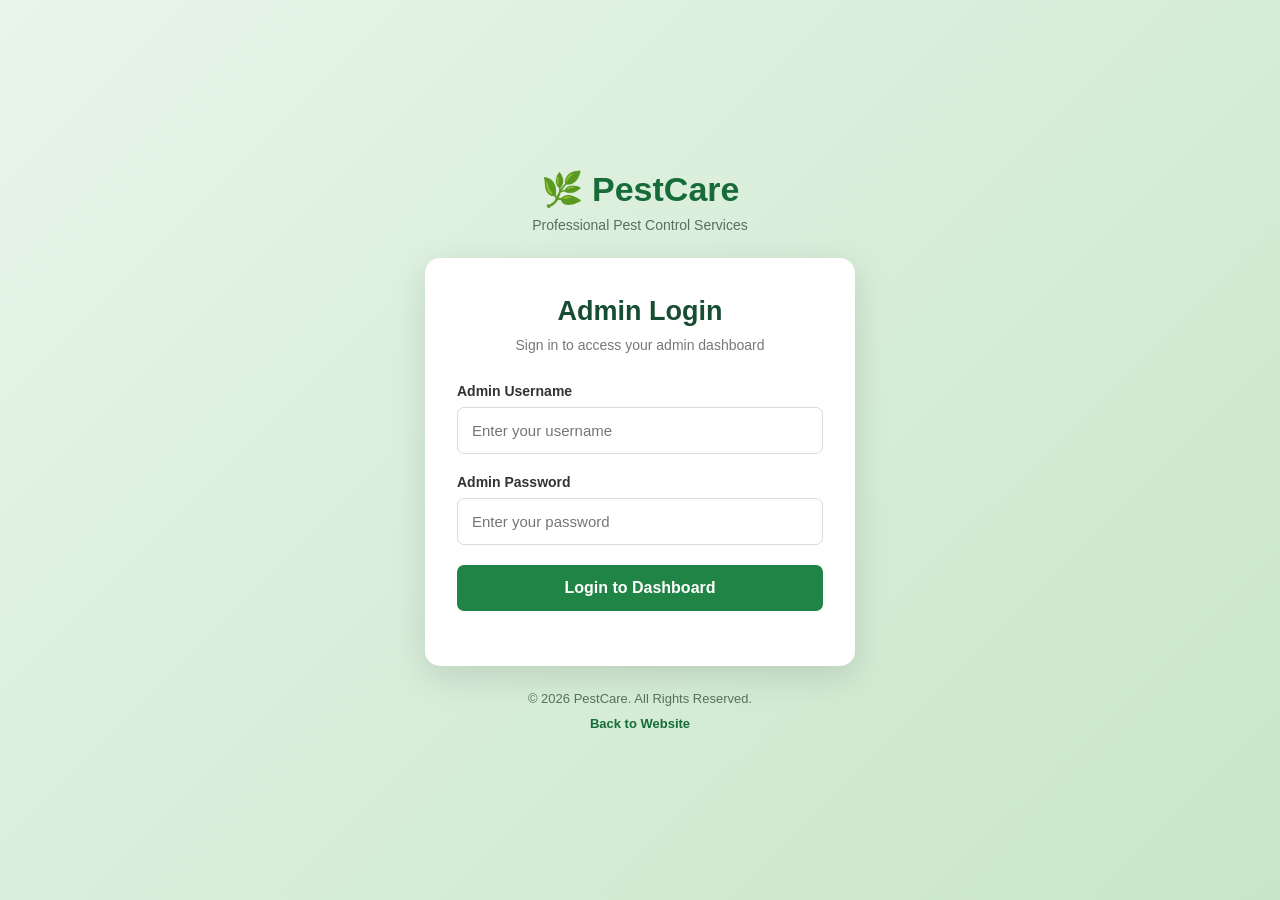
<file: admin-login.html>
<!DOCTYPE html>
<html lang="en">
<head>
    <meta charset="UTF-8">
    <meta name="viewport" content="width=device-width, initial-scale=1.0">

    <title>PestCare | Admin Login</title>

    <!-- PestCare Admin Login Favicon -->
    <link rel="icon" type="image/svg+xml"
      href="/static/favicon.svg?v=2">

    <link rel="stylesheet" href="admin-login.css">
</head>

<body>

    <div class="login-container">

        <div class="logo">
            <h1>🌿 PestCare</h1>
            <p>Professional Pest Control Services</p>
        </div>

        <div class="login-box">

            <h2>Admin Login</h2>
            <p class="subtitle">Sign in to access your admin dashboard</p>

            <form id="adminLoginForm">

                <div class="input-group">
                    <label for="username">Admin Username</label>

                    <input
                        type="text"
                        id="username"
                        placeholder="Enter your username"
                        autocomplete="username"
                        required
                    >
                </div>

                <div class="input-group">
                    <label for="password">Admin Password</label>

                    <input
                        type="password"
                        id="password"
                        placeholder="Enter your password"
                        autocomplete="current-password"
                        required
                    >
                </div>

                <button type="submit" id="loginButton">
                    Login to Dashboard
                </button>

                <p id="message" role="alert"></p>

            </form>

        </div>

        <div class="footer">
            <p>© 2026 PestCare. All Rights Reserved.</p>
            <a href="/">Back to Website</a>
        </div>

    </div>

    <script src="admin-login.js"></script>

</body>
</html>
</file>
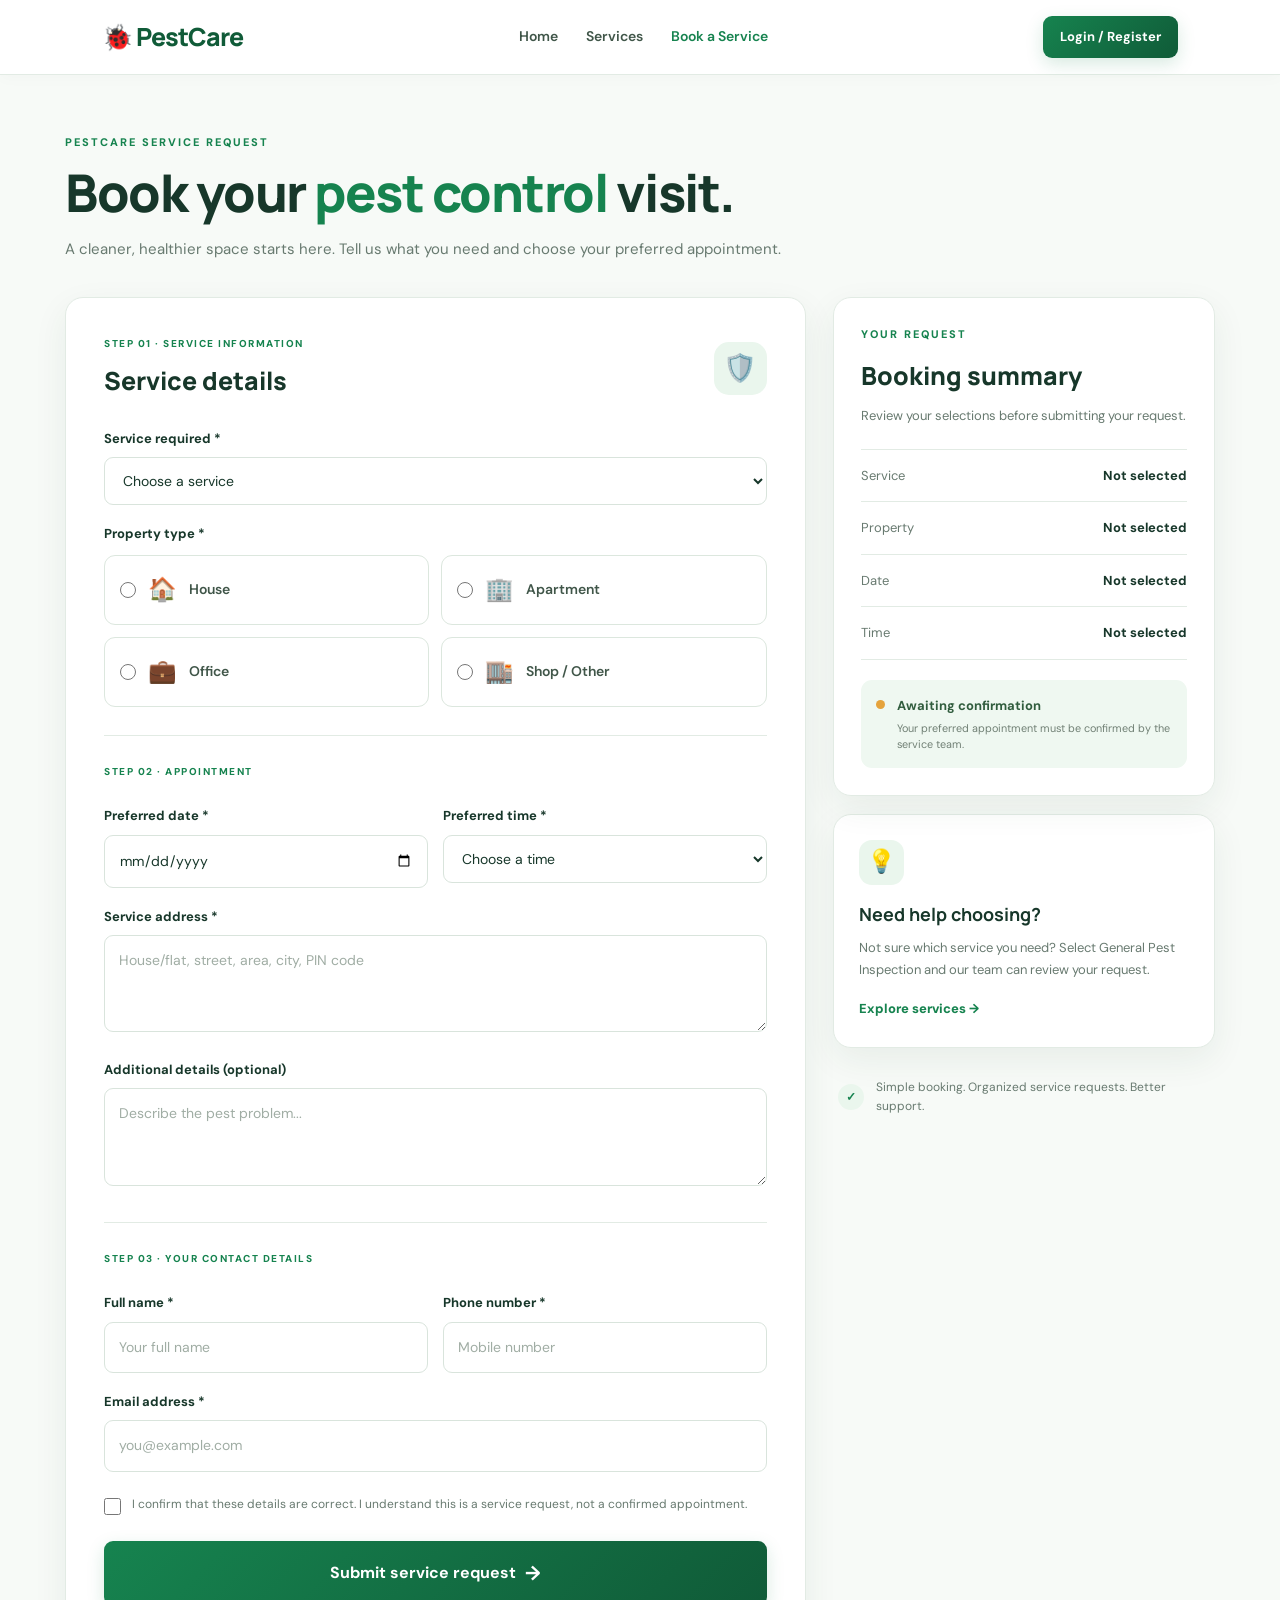
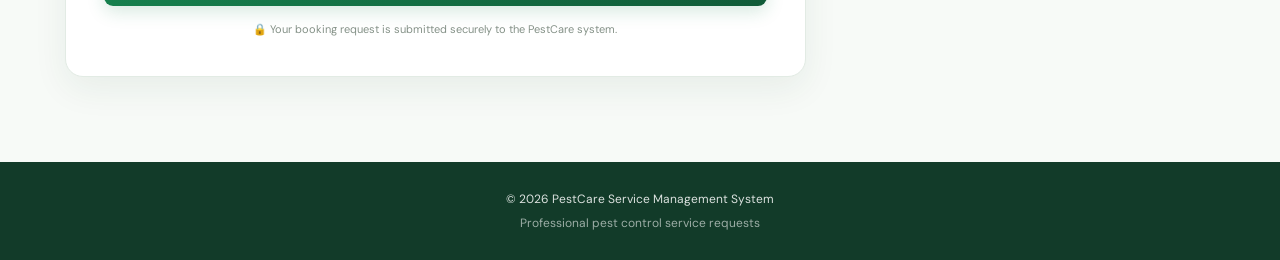
<file: booking.html>
<!DOCTYPE html>
<html lang="en">
<head>
  <meta charset="UTF-8">
  <meta name="viewport" content="width=device-width, initial-scale=1.0">

  <title>Book a Service | PestCare</title>

  <!-- PestCare Admin Login Favicon -->
  <link rel="icon" type="image/svg+xml"
      href="static/favicon.svg?v=2">

  <link rel="stylesheet" href="booking.css">
  <script src="booking.js" defer></script>
</head>

<body>

  <header class="navbar">
    <a class="logo" href="">🐞 PestCare</a>

    <nav aria-label="Main navigation">
      <a href="">Home</a>
      <a href="#services">Services</a>
      <a href="booking.html" class="active">Book a Service</a>
    </nav>

    <a class="btn btn-small" href="login">Login / Register</a>
  </header>

  <main class="container">

    <section class="intro">
      <p class="eyebrow">PESTCARE SERVICE REQUEST</p>

      <h1>Book your <span>pest control</span> visit.</h1>

      <p>
        A cleaner, healthier space starts here.
        Tell us what you need and choose your preferred appointment.
      </p>
    </section>

    <div class="layout" id="bookingLayout">

      <section class="panel">

        <div class="panel-heading">
          <div>
            <p class="step-label">STEP 01 · SERVICE INFORMATION</p>
            <h2>Service details</h2>
          </div>
          <span class="heading-icon">🛡️</span>
        </div>

        <form id="bookingForm">

          <label for="service">Service required *</label>

          <select id="service" name="service" required>
            <option value="">Choose a service</option>
            <option value="Ant Control">Ant Control</option>
            <option value="Cockroach Control">Cockroach Control</option>
            <option value="Mosquito Control">Mosquito Control</option>
            <option value="Termite Control">Termite Control</option>
            <option value="Rodent Control">Rodent Control</option>
            <option value="General Pest Inspection">General Pest Inspection</option>
            <option value="Other / Not sure">Other / Not sure</option>
          </select>

          <label>Property type *</label>

          <div class="choices">

            <label class="choice-card">
              <input type="radio" name="property" value="House" required>
              <span class="choice-icon">🏠</span>
              <span>House</span>
            </label>

            <label class="choice-card">
              <input type="radio" name="property" value="Apartment">
              <span class="choice-icon">🏢</span>
              <span>Apartment</span>
            </label>

            <label class="choice-card">
              <input type="radio" name="property" value="Office">
              <span class="choice-icon">💼</span>
              <span>Office</span>
            </label>

            <label class="choice-card">
              <input type="radio" name="property" value="Shop / Other">
              <span class="choice-icon">🏬</span>
              <span>Shop / Other</span>
            </label>

          </div>

          <div class="form-divider"></div>

          <p class="step-label">STEP 02 · APPOINTMENT</p>

          <div class="two-columns">

            <div>
              <label for="date">Preferred date *</label>
              <input type="date" id="date" name="date" required>
            </div>

            <div>
              <label for="time">Preferred time *</label>

              <select id="time" name="time" required>
                <option value="">Choose a time</option>
                <option value="9:00 AM – 12:00 PM">9:00 AM – 12:00 PM</option>
                <option value="12:00 PM – 3:00 PM">12:00 PM – 3:00 PM</option>
                <option value="3:00 PM – 6:00 PM">3:00 PM – 6:00 PM</option>
              </select>
            </div>

          </div>

          <label for="address">Service address *</label>

          <textarea
            id="address"
            name="address"
            rows="3"
            placeholder="House/flat, street, area, city, PIN code"
            required
          ></textarea>

          <label for="notes">Additional details (optional)</label>

          <textarea
            id="notes"
            name="notes"
            rows="3"
            placeholder="Describe the pest problem..."
          ></textarea>

          <div class="form-divider"></div>

          <p class="step-label">STEP 03 · YOUR CONTACT DETAILS</p>

          <div class="two-columns">

            <div>
              <label for="name">Full name *</label>

              <input
                id="name"
                name="name"
                type="text"
                placeholder="Your full name"
                autocomplete="name"
                required
              >
            </div>

            <div>
              <label for="phone">Phone number *</label>

              <input
                id="phone"
                name="phone"
                type="tel"
                pattern="[0-9+() -]{10,18}"
                placeholder="Mobile number"
                autocomplete="tel"
                required
              >
            </div>

          </div>

          <label for="email">Email address *</label>

          <input
            id="email"
            name="email"
            type="email"
            placeholder="you@example.com"
            autocomplete="email"
            required
          >

          <label class="consent">
            <input type="checkbox" id="consent" required>

            <span>
              I confirm that these details are correct. I understand
              this is a service request, not a confirmed appointment.
            </span>
          </label>

          <button class="btn submit" type="submit">
            Submit service request <span>→</span>
          </button>

          <p class="note">
            🔒 Your booking request is submitted securely to the PestCare system.
          </p>

          <p id="formMessage" class="form-message" role="alert" hidden></p>

        </form>

      </section>

      <aside class="side">

        <section class="summary">

          <p class="eyebrow">YOUR REQUEST</p>

          <h2>Booking summary</h2>

          <p class="summary-description">
            Review your selections before submitting your request.
          </p>

          <div class="summary-details">

            <div class="summary-row">
              <span>Service</span>
              <strong id="sumService">Not selected</strong>
            </div>

            <div class="summary-row">
              <span>Property</span>
              <strong id="sumProperty">Not selected</strong>
            </div>

            <div class="summary-row">
              <span>Date</span>
              <strong id="sumDate">Not selected</strong>
            </div>

            <div class="summary-row">
              <span>Time</span>
              <strong id="sumTime">Not selected</strong>
            </div>

          </div>

          <div class="status">
            <span class="status-dot"></span>

            <div>
              <strong>Awaiting confirmation</strong>

              <small>
                Your preferred appointment must be confirmed by the service team.
              </small>
            </div>
          </div>

        </section>

        <section class="help">

          <div class="help-icon">💡</div>

          <h3>Need help choosing?</h3>

          <p>
            Not sure which service you need?
            Select General Pest Inspection and our team can review your request.
          </p>

          <a href="#services">Explore services →</a>

        </section>

        <div class="trust-note">
          <span>✓</span>
          <p>Simple booking. Organized service requests. Better support.</p>
        </div>

      </aside>

    </div>

    <section id="success" class="success" hidden aria-live="polite">

      <div class="check">✓</div>

      <p class="eyebrow">REQUEST SUBMITTED</p>

      <h2>Thank you for choosing PestCare!</h2>

      <p id="successMessage"></p>

      <div class="reference-box">
        <span>Your booking reference</span>
        <strong class="reference" id="reference"></strong>
      </div>

      <p class="note">
        Your request has been saved in the PestCare booking system.
        Your appointment is awaiting confirmation.
      </p>

      <button class="btn" id="newBooking" type="button">
        Book another service
      </button>

      <button class="btn secondary" id="printBooking" type="button">
        Print confirmation
      </button>

    </section>

  </main>

  <footer>
    <p>© 2026 PestCare Service Management System</p>
    <p>Professional pest control service requests</p>
  </footer>

</body>
</html>
</file>
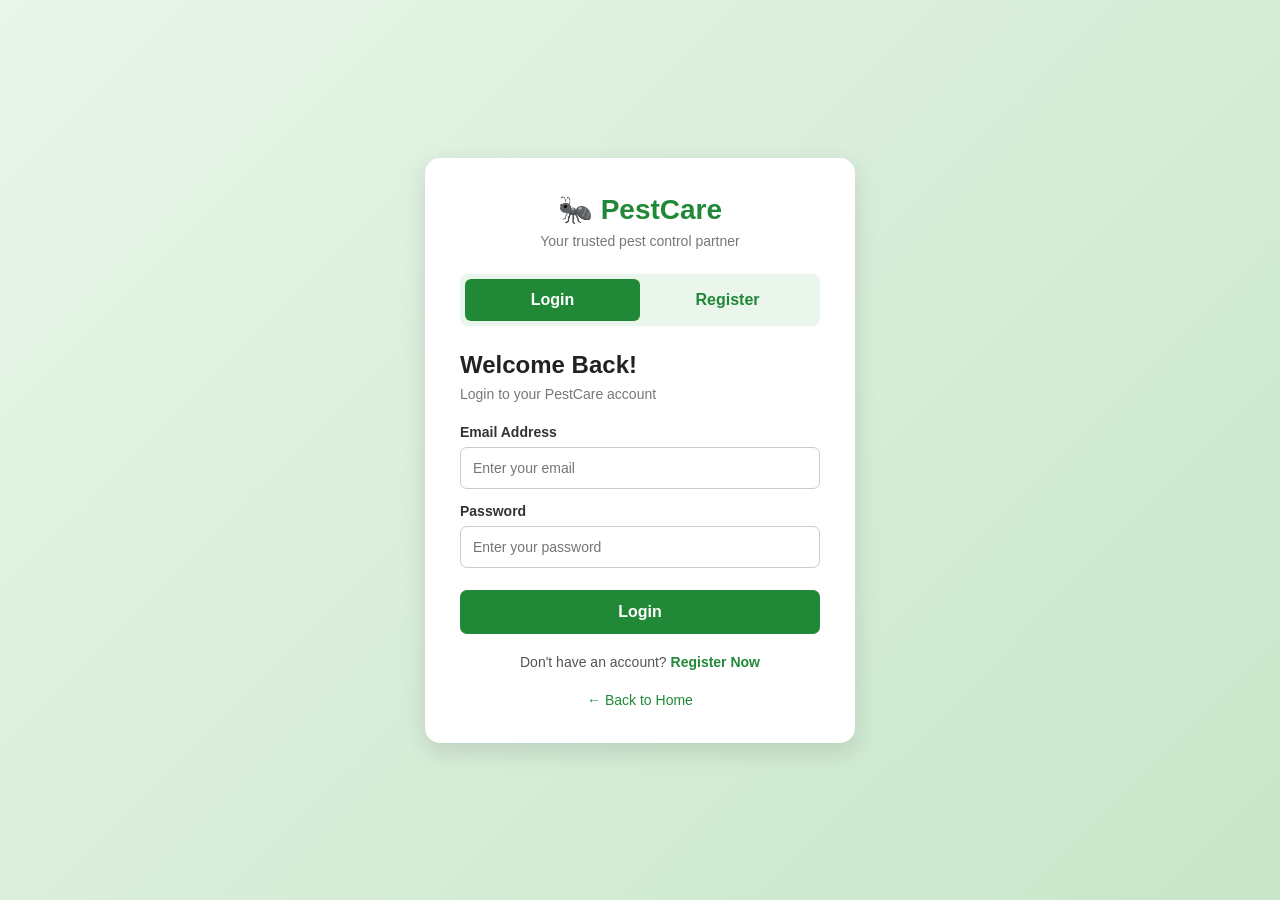
<file: login.html>
<!DOCTYPE html>
<html lang="en">
<head>
  <meta charset="UTF-8">
  <meta name="viewport" content="width=device-width, initial-scale=1.0">
  <title>PestCare - Login & Register</title>
  <!-- PestCare Admin Login Favicon -->
  <link rel="icon" type="image/svg+xml"
      href="static/favicon.svg?v=2">
  <link rel="stylesheet" href="login.css">
  <script src="login.js" defer></script>
</head>
<body>

  <div class="auth-container">
    <div class="auth-card">

      <div class="logo">
        <h2>🐜 PestCare</h2>
        <p>Your trusted pest control partner</p>
      </div>

      <div class="tabs">
        <button class="tab active" id="loginTab" type="button">
          Login
        </button>
        <button class="tab" id="registerTab" type="button">
          Register
        </button>
      </div>

      <!-- LOGIN FORM -->
      <form id="loginForm" class="auth-form">
        <h2>Welcome Back!</h2>
        <p class="subtitle">Login to your PestCare account</p>

        <label for="loginEmail">Email Address</label>
        <input type="email" id="loginEmail"
               placeholder="Enter your email" required>

        <label for="loginPassword">Password</label>
        <input type="password" id="loginPassword"
               placeholder="Enter your password" required>

        <button type="submit" class="submit-btn">Login</button>

        <p class="switch-text">
          Don't have an account?
          <a href="#" id="showRegister">Register Now</a>
        </p>
      </form>

      <!-- REGISTER FORM -->
      <form id="registerForm" class="auth-form hidden">
        <h2>Create Account</h2>
        <p class="subtitle">Join PestCare today</p>

        <label for="fullName">Full Name</label>
        <input type="text" id="fullName"
               placeholder="Enter your full name" required>

        <label for="registerEmail">Email Address</label>
        <input type="email" id="registerEmail"
               placeholder="Enter your email" required>

        <label for="phone">Phone Number</label>
        <input type="tel" id="phone"
               placeholder="Enter your phone number"
               pattern="[0-9+\-\s]{7,15}" required>

        <label for="registerPassword">Password</label>
        <input type="password" id="registerPassword"
               placeholder="Create a password"
               minlength="8" required>

        <label for="confirmPassword">Confirm Password</label>
        <input type="password" id="confirmPassword"
               placeholder="Confirm your password"
               minlength="8" required>

        <button type="submit" class="submit-btn">
          Create Account
        </button>

        <p class="switch-text">
          Already have an account?
          <a href="#" id="showLogin">Login Now</a>
        </p>
      </form>

      <p id="message" class="message" aria-live="polite"></p>

      <a href="index.html" class="home-link">← Back to Home</a>

    </div>
  </div>
</body>
</html>
</file>
<file: admin-login.css>
* {
    margin: 0;
    padding: 0;
    box-sizing: border-box;
}

body {
    font-family: 'Segoe UI', Arial, sans-serif;
    min-height: 100vh;
    display: flex;
    justify-content: center;
    align-items: center;
    background: linear-gradient(135deg, #e8f5e9, #c8e6c9);
    padding: 20px;
}

.login-container {
    width: 100%;
    max-width: 430px;
    text-align: center;
}

.logo {
    margin-bottom: 25px;
}

.logo h1 {
    color: #176b38;
    font-size: 34px;
    margin-bottom: 8px;
}

.logo p {
    color: #55715d;
    font-size: 14px;
}

.login-box {
    background: #ffffff;
    padding: 38px 32px;
    border-radius: 15px;
    box-shadow: 0 10px 35px rgba(0, 0, 0, 0.12);
}

.login-box h2 {
    color: #174d32;
    font-size: 27px;
    margin-bottom: 10px;
}

.subtitle {
    color: #777777;
    font-size: 14px;
    margin-bottom: 30px;
}

.input-group {
    text-align: left;
    margin-bottom: 20px;
}

.input-group label {
    display: block;
    color: #333333;
    font-size: 14px;
    font-weight: 600;
    margin-bottom: 8px;
}

.input-group input {
    width: 100%;
    padding: 14px;
    border: 1px solid #d5ded7;
    border-radius: 7px;
    font-size: 15px;
    outline: none;
    transition: 0.3s;
}

.input-group input:focus {
    border-color: #218447;
    box-shadow: 0 0 5px rgba(33, 132, 71, 0.2);
}

button {
    width: 100%;
    padding: 14px;
    background: #218447;
    color: white;
    border: none;
    border-radius: 7px;
    font-size: 16px;
    font-weight: 600;
    cursor: pointer;
    transition: 0.3s;
}

button:hover {
    background: #176535;
    transform: translateY(-2px);
}

button:disabled {
    opacity: 0.6;
    cursor: not-allowed;
    transform: none;
}

#message {
    margin-top: 17px;
    font-size: 14px;
    color: #d32f2f;
}

.footer {
    margin-top: 25px;
    color: #55715d;
    font-size: 13px;
}

.footer a {
    display: inline-block;
    margin-top: 10px;
    color: #176b38;
    text-decoration: none;
    font-weight: 600;
}

.footer a:hover {
    text-decoration: underline;
}

@media (max-width: 480px) {
    .login-box {
        padding: 30px 22px;
    }

    .logo h1 {
        font-size: 29px;
    }
}
</file>
<file: booking.css>
/* ==========================================
   PESTCARE BOOKING PAGE
========================================== */

@import url('https://fonts.googleapis.com/css2?family=DM+Sans:wght@400;500;600;700;800&family=Manrope:wght@400;500;600;700;800&display=swap');

:root {
  --primary: #16834f;
  --primary-dark: #105b38;
  --light-green: #eaf6ed;
  --text: #17372a;
  --muted: #687a70;
  --border: #e2ebe4;
  --background: #f7faf7;
  --white: #ffffff;
  --shadow: 0 12px 35px rgba(23, 75, 46, 0.07);
}

* {
  margin: 0;
  padding: 0;
  box-sizing: border-box;
}

html {
  scroll-behavior: smooth;
  scroll-padding-top: 90px;
}

body {
  background: var(--background);
  color: var(--text);
  font-family: 'DM Sans', Arial, sans-serif;
  line-height: 1.65;
}

/* NAVIGATION */

.navbar {
  position: sticky;
  top: 0;
  z-index: 1000;
  min-height: 75px;
  padding: 14px 8%;
  display: flex;
  align-items: center;
  justify-content: space-between;
  gap: 20px;
  background: rgba(255,255,255,.97);
  border-bottom: 1px solid var(--border);
  box-shadow: 0 3px 15px rgba(0,0,0,.025);
  backdrop-filter: blur(12px);
}

.logo {
  font-family: 'Manrope', sans-serif;
  font-size: 25px;
  font-weight: 800;
  letter-spacing: -1px;
  color: var(--primary-dark);
  text-decoration: none;
  white-space: nowrap;
}

nav {
  display: flex;
  align-items: center;
  gap: 28px;
}

nav a {
  color: #405649;
  text-decoration: none;
  font-size: 14px;
  font-weight: 600;
  transition: color .2s ease;
}

nav a:hover,
nav a.active {
  color: var(--primary);
}

.btn {
  display: inline-flex;
  align-items: center;
  justify-content: center;
  gap: 9px;
  border: 0;
  border-radius: 9px;
  background: linear-gradient(135deg, #16834f, #105b38);
  color: white;
  padding: 14px 23px;
  font: inherit;
  font-weight: 700;
  text-decoration: none;
  cursor: pointer;
  box-shadow: 0 6px 17px rgba(22,131,79,.17);
  transition: transform .2s ease, box-shadow .2s ease;
}

.btn:hover {
  transform: translateY(-2px);
  box-shadow: 0 10px 22px rgba(22,131,79,.22);
}

.btn:disabled {
  opacity: .65;
  cursor: not-allowed;
  transform: none;
}

.btn-small {
  padding: 10px 17px;
  font-size: 13px;
  white-space: nowrap;
}

/* MAIN CONTAINER */

.container {
  max-width: 1200px;
  margin: auto;
  padding: 58px 25px 85px;
}

.intro {
  max-width: 760px;
  margin-bottom: 35px;
}

.eyebrow {
  font-size: 11px;
  letter-spacing: 2px;
  font-weight: 800;
  color: var(--primary);
  margin: 0 0 12px;
}

.intro h1 {
  font-family: 'Manrope', sans-serif;
  font-size: clamp(35px, 4.5vw, 52px);
  line-height: 1.16;
  font-weight: 800;
  letter-spacing: -1.5px;
  margin-bottom: 14px;
}

.intro h1 span {
  color: var(--primary);
}

.intro > p:last-child {
  color: var(--muted);
  font-size: 15px;
}

/* PAGE LAYOUT */

.layout {
  display: grid;
  grid-template-columns: minmax(0, 1.55fr) minmax(280px, .8fr);
  gap: 27px;
  align-items: start;
}

.panel,
.summary,
.help,
.success {
  background: var(--white);
  border: 1px solid var(--border);
  border-radius: 18px;
  box-shadow: var(--shadow);
}

.panel {
  padding: clamp(23px, 3.5vw, 38px);
}

.panel-heading {
  display: flex;
  justify-content: space-between;
  align-items: center;
  margin-bottom: 27px;
}

.panel-heading h2,
.summary h2 {
  font-family: 'Manrope', sans-serif;
  font-size: 25px;
  font-weight: 800;
}

.panel-heading h2 {
  margin: 0;
}

.step-label {
  color: var(--primary);
  font-size: 10px;
  font-weight: 800;
  letter-spacing: 1.5px;
  margin-bottom: 7px;
}

.heading-icon {
  display: flex;
  justify-content: center;
  align-items: center;
  width: 53px;
  height: 53px;
  border-radius: 15px;
  background: var(--light-green);
  font-size: 27px;
}

/* FORM */

form > label:not(.consent),
.two-columns label {
  display: block;
  font-weight: 700;
  font-size: 13px;
  margin: 18px 0 8px;
}

input,
select,
textarea {
  width: 100%;
  padding: 13px 14px;
  border: 1px solid #d9e4dc;
  border-radius: 9px;
  font: inherit;
  font-size: 14px;
  color: var(--text);
  background: #fff;
  outline: none;
  transition: border-color .2s ease, box-shadow .2s ease;
}

input:focus,
select:focus,
textarea:focus {
  border-color: var(--primary);
  box-shadow: 0 0 0 4px rgba(22,131,79,.09);
}

input::placeholder,
textarea::placeholder {
  color: #a0ada4;
}

textarea {
  resize: vertical;
  min-height: 85px;
}

.form-divider {
  height: 1px;
  background: var(--border);
  margin: 28px 0;
}

/* PROPERTY CHOICES */

.choices {
  display: grid;
  grid-template-columns: repeat(2, minmax(0, 1fr));
  gap: 12px;
  margin-top: 10px;
}

.choice-card {
  display: flex;
  align-items: center;
  gap: 12px;
  padding: 15px;
  border: 1px solid #dce7de;
  border-radius: 11px;
  background: white;
  color: #405649;
  font-size: 14px;
  font-weight: 600;
  cursor: pointer;
  transition: .2s ease;
}

.choice-card:hover {
  border-color: #8bc6a0;
  background: #f8fcf8;
}

.choice-card:has(input:checked) {
  border-color: var(--primary);
  background: #eff8f1;
  color: var(--primary-dark);
  box-shadow: 0 0 0 2px rgba(22,131,79,.06);
}

.choice-card input {
  width: 16px;
  height: 16px;
  accent-color: var(--primary);
  flex-shrink: 0;
}

.choice-icon {
  font-size: 23px;
}

/* TWO COLUMN INPUTS */

.two-columns {
  display: grid;
  grid-template-columns: repeat(2, minmax(0, 1fr));
  gap: 15px;
}

.two-columns > div {
  min-width: 0;
}

/* CONSENT */

.consent {
  display: flex;
  align-items: flex-start;
  gap: 11px;
  margin: 23px 0 14px;
  color: var(--muted);
  font-size: 12px;
  font-weight: 400;
  cursor: pointer;
}

.consent input {
  width: 17px;
  height: 17px;
  margin-top: 3px;
  accent-color: var(--primary);
  flex-shrink: 0;
}

.submit {
  width: 100%;
  margin-top: 12px;
  padding: 16px;
}

.submit span {
  font-size: 20px;
}

.note {
  font-size: 11px;
  color: #849187;
  text-align: center;
  margin-top: 14px;
}

.form-message {
  color: #a32c2c;
  background: #fff1f0;
  border: 1px solid #f1cdca;
  border-radius: 8px;
  padding: 12px;
  font-size: 13px;
  margin-top: 14px;
}

/* SIDEBAR */

.side {
  display: grid;
  gap: 18px;
}

.summary {
  position: sticky;
  top: 100px;
  padding: 27px;
}

.summary h2 {
  margin-bottom: 8px;
}

.summary-description {
  color: var(--muted);
  font-size: 13px;
  margin-bottom: 23px;
}

.summary-details {
  border-top: 1px solid var(--border);
}

.summary-row {
  display: flex;
  justify-content: space-between;
  align-items: flex-start;
  gap: 15px;
  padding: 15px 0;
  border-bottom: 1px solid var(--border);
  font-size: 13px;
}

.summary-row span {
  color: var(--muted);
}

.summary-row strong {
  text-align: right;
  max-width: 60%;
  overflow-wrap: anywhere;
}

.status {
  display: flex;
  align-items: flex-start;
  gap: 12px;
  margin-top: 20px;
  padding: 15px;
  border-radius: 11px;
  background: #eff8f1;
  color: #315d3e;
  font-size: 13px;
}

.status-dot {
  width: 9px;
  height: 9px;
  margin-top: 5px;
  flex-shrink: 0;
  border-radius: 50%;
  background: #e5a33c;
}

.status strong {
  display: block;
  margin-bottom: 4px;
}

.status small {
  display: block;
  color: #718075;
  line-height: 1.5;
}

/* HELP CARD */

.help {
  padding: 25px;
}

.help-icon {
  width: 45px;
  height: 45px;
  display: flex;
  align-items: center;
  justify-content: center;
  background: var(--light-green);
  border-radius: 13px;
  font-size: 23px;
  margin-bottom: 15px;
}

.help h3 {
  font-family: 'Manrope', sans-serif;
  font-size: 18px;
  margin-bottom: 8px;
}

.help p {
  color: var(--muted);
  font-size: 13px;
  margin-bottom: 15px;
}

.help a {
  color: var(--primary);
  font-size: 13px;
  font-weight: 800;
  text-decoration: none;
}

.help a:hover {
  color: var(--primary-dark);
}

.trust-note {
  display: flex;
  align-items: center;
  gap: 12px;
  padding: 12px 5px;
  color: var(--muted);
  font-size: 12px;
}

.trust-note span {
  display: flex;
  align-items: center;
  justify-content: center;
  width: 26px;
  height: 26px;
  background: var(--light-green);
  color: var(--primary);
  border-radius: 50%;
  font-weight: 800;
  flex-shrink: 0;
}

/* SUCCESS SCREEN */

.success {
  max-width: 700px;
  margin: 35px auto;
  padding: 45px 30px;
  text-align: center;
}

.check {
  display: flex;
  align-items: center;
  justify-content: center;
  margin: 0 auto 20px;
  width: 65px;
  height: 65px;
  border-radius: 50%;
  background: #eaf6ee;
  color: var(--primary);
  font-size: 35px;
  font-weight: 800;
}

.success h2 {
  font-family: 'Manrope', sans-serif;
  font-size: 27px;
  margin-bottom: 13px;
}

.success > p:not(.eyebrow) {
  color: var(--muted);
  font-size: 14px;
}

.reference-box {
  display: flex;
  flex-direction: column;
  gap: 5px;
  max-width: 340px;
  margin: 24px auto;
  padding: 17px;
  background: #eff8f1;
  border: 1px dashed #9bc9a9;
  border-radius: 11px;
}

.reference-box span {
  color: var(--muted);
  font-size: 12px;
}

.reference {
  color: var(--primary-dark);
  font-size: 20px;
  letter-spacing: 1.5px;
}

.success .btn {
  margin-top: 15px;
}

.secondary {
  background: white;
  color: var(--primary);
  border: 1px solid #cbd9ce;
  box-shadow: none;
  margin-left: 8px;
}

.secondary:hover {
  background: var(--light-green);
}

/* FOOTER */

footer {
  padding: 25px 20px;
  text-align: center;
  background: #123b29;
  color: rgba(255,255,255,.85);
  font-size: 12px;
  line-height: 2;
}

footer p:last-child {
  color: rgba(255,255,255,.58);
}

/* ACCESSIBILITY AND GENERAL */

[hidden] {
  display: none !important;
}

button:focus-visible,
a:focus-visible {
  outline: 3px solid #80c69a;
  outline-offset: 4px;
}

/* TABLET */

@media (max-width: 850px) {
  .navbar {
    padding: 14px 5%;
  }

  .layout {
    grid-template-columns: 1fr;
  }

  .side {
    grid-template-columns: repeat(2, minmax(0, 1fr));
  }

  .summary {
    position: static;
  }

  .trust-note {
    grid-column: 1 / -1;
  }
}

/* MOBILE */

@media (max-width: 600px) {
  .navbar {
    flex-wrap: wrap;
    gap: 12px;
  }

  .logo {
    font-size: 21px;
  }

  .navbar > .btn {
    margin-left: auto;
  }

  nav {
    order: 3;
    width: 100%;
    justify-content: center;
    gap: 22px;
    padding-top: 11px;
    border-top: 1px solid var(--border);
  }

  nav a {
    font-size: 12px;
  }

  .container {
    padding: 38px 15px 55px;
  }

  .intro h1 {
    font-size: 36px;
  }

  .panel {
    padding: 22px 16px;
  }

  .panel-heading h2 {
    font-size: 22px;
  }

  .two-columns {
    grid-template-columns: 1fr;
    gap: 0;
  }

  .choices {
    gap: 9px;
  }

  .choice-card {
    padding: 12px 9px;
    gap: 8px;
    font-size: 12px;
  }

  .choice-icon {
    font-size: 20px;
  }

  .side {
    grid-template-columns: 1fr;
  }

  .success {
    padding: 30px 17px;
  }

  .success h2 {
    font-size: 23px;
  }

  .secondary {
    margin-left: 0;
  }
}

@media (max-width: 360px) {
  .choices {
    grid-template-columns: 1fr;
  }

  .btn-small {
    font-size: 11px;
    padding: 9px 11px;
  }

  nav {
    gap: 15px;
  }
}

/* PRINT */

@media print {
  .navbar,
  footer,
  .intro,
  .side,
  .success button {
    display: none !important;
  }

  body {
    background: white;
  }

  .container {
    padding: 0;
  }

  .success {
    box-shadow: none;
    border: 0;
  }
}

@media (prefers-reduced-motion: reduce) {
  *,
  *::before,
  *::after {
    scroll-behavior: auto !important;
    transition-duration: .01ms !important;
  }
}
</file>
<file: login.css>
* {
  margin: 0;
  padding: 0;
  box-sizing: border-box;
}

body {
  font-family: Arial, sans-serif;
  background: linear-gradient(135deg, #e8f5e9, #c8e6c9);
  min-height: 100vh;
  display: flex;
  align-items: center;
  justify-content: center;
  padding: 20px;
}

.auth-container {
  width: 100%;
  max-width: 430px;
}

.auth-card {
  background: white;
  padding: 35px;
  border-radius: 15px;
  box-shadow: 0 8px 25px rgba(0, 0, 0, 0.12);
}

.logo {
  text-align: center;
  margin-bottom: 25px;
}

.logo h2 {
  color: #218838;
  font-size: 28px;
}

.logo p {
  color: #777;
  margin-top: 7px;
  font-size: 14px;
}

.tabs {
  display: flex;
  background: #eaf5eb;
  border-radius: 8px;
  padding: 5px;
  margin-bottom: 25px;
}

.tab {
  width: 50%;
  border: none;
  padding: 12px;
  background: transparent;
  color: #218838;
  font-size: 16px;
  font-weight: bold;
  cursor: pointer;
  border-radius: 6px;
}

.tab.active {
  background: #218838;
  color: white;
}

.auth-form h2 {
  color: #222;
  margin-bottom: 7px;
}

.subtitle {
  color: #777;
  font-size: 14px;
  margin-bottom: 22px;
}

.auth-form label {
  display: block;
  margin: 14px 0 7px;
  font-weight: bold;
  color: #333;
  font-size: 14px;
}

.auth-form input {
  width: 100%;
  padding: 12px;
  border: 1px solid #ccc;
  border-radius: 7px;
  outline: none;
  font-size: 14px;
}

.auth-form input:focus {
  border-color: #218838;
  box-shadow: 0 0 0 2px rgba(33, 136, 56, 0.12);
}

.submit-btn {
  width: 100%;
  padding: 13px;
  margin-top: 22px;
  background: #218838;
  color: white;
  border: none;
  border-radius: 7px;
  font-size: 16px;
  font-weight: bold;
  cursor: pointer;
}

.submit-btn:hover {
  background: #176b2b;
}

.switch-text {
  text-align: center;
  margin-top: 20px;
  font-size: 14px;
  color: #555;
}

.switch-text a {
  color: #218838;
  font-weight: bold;
  text-decoration: none;
}

.switch-text a:hover {
  text-decoration: underline;
}

.hidden {
  display: none;
}

.message {
  text-align: center;
  margin-top: 15px;
  font-size: 14px;
  color: #218838;
}

.message.error {
  color: #c62828;
}

.home-link {
  display: block;
  text-align: center;
  margin-top: 22px;
  color: #218838;
  text-decoration: none;
  font-size: 14px;
}

@media (max-width: 480px) {
  .auth-card {
    padding: 25px 20px;
  }
}
</file>
